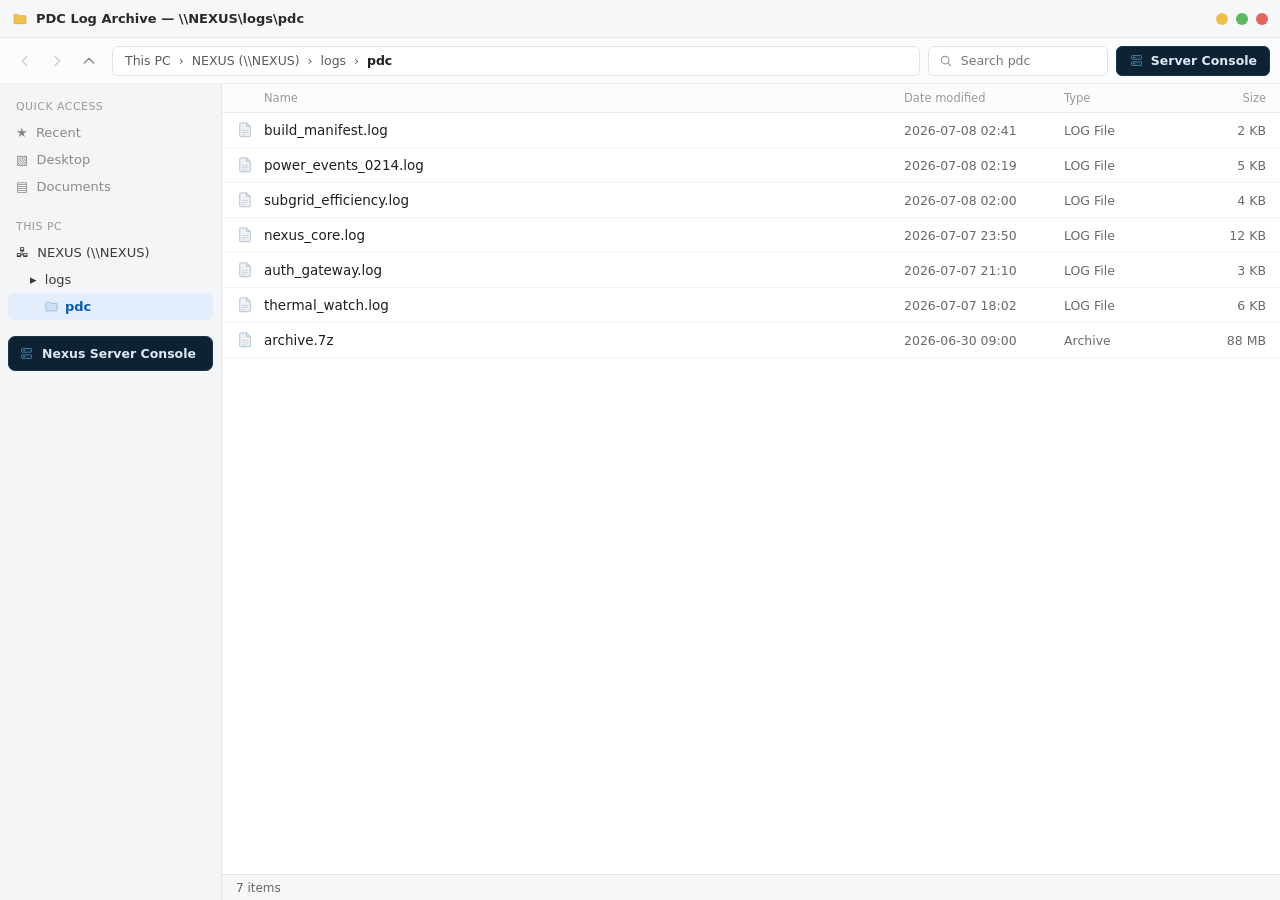
<file: site1-log-explorer/index.html>
<!DOCTYPE html>
<html lang="en">
<head>
<meta charset="utf-8">
<meta name="viewport" content="width=device-width, initial-scale=1">
<title>PDC Log Archive — NEXUS</title>
<link rel="stylesheet" href="css/style.css">
</head>
<body>

<div class="window">

  <div class="title-bar">
    <svg class="title-folder" width="16" height="16" viewBox="0 0 24 24" fill="none">
      <path d="M3 6.5A1.5 1.5 0 0 1 4.5 5h4l2 2h9A1.5 1.5 0 0 1 21 8.5v9A1.5 1.5 0 0 1 19.5 19h-15A1.5 1.5 0 0 1 3 17.5v-11Z" fill="#f2c14e" stroke="#d9a72e"/>
    </svg>
    <span class="title-text">PDC Log Archive — \\NEXUS\logs\pdc</span>
    <div class="win-dots">
      <span class="dot dot-yellow"></span>
      <span class="dot dot-green"></span>
      <span class="dot dot-red"></span>
    </div>
  </div>

  <div class="nav-bar">
    <div class="nav-arrows wide-only">
      <button class="nav-btn" disabled>
        <svg width="16" height="16" viewBox="0 0 24 24" fill="none" stroke="currentColor" stroke-width="2" stroke-linecap="round" stroke-linejoin="round"><path d="M15 5l-7 7 7 7"/></svg>
      </button>
      <button class="nav-btn" disabled>
        <svg width="16" height="16" viewBox="0 0 24 24" fill="none" stroke="currentColor" stroke-width="2" stroke-linecap="round" stroke-linejoin="round"><path d="M9 5l7 7-7 7"/></svg>
      </button>
      <button class="nav-btn">
        <svg width="16" height="16" viewBox="0 0 24 24" fill="none" stroke="currentColor" stroke-width="2" stroke-linecap="round" stroke-linejoin="round"><path d="M5 15l7-7 7 7"/></svg>
      </button>
    </div>
    <div class="address-bar">This PC&nbsp;&nbsp;›&nbsp;&nbsp;NEXUS (\\NEXUS)&nbsp;&nbsp;›&nbsp;&nbsp;logs&nbsp;&nbsp;›&nbsp;&nbsp;<b>pdc</b></div>
    <div class="search-wrap">
      <svg width="14" height="14" viewBox="0 0 24 24" fill="none" stroke="#9a9a9a" stroke-width="2" stroke-linecap="round"><circle cx="10.5" cy="10.5" r="6.5"/><path d="M20 20l-4.2-4.2"/></svg>
      <input id="search-input" placeholder="Search pdc" autocomplete="off" spellcheck="false">
    </div>
    <button class="console-btn js-open-console">
      <svg width="15" height="15" viewBox="0 0 24 24" fill="none"><rect x="4" y="4" width="16" height="6" rx="1.2" fill="#12324a" stroke="#5f9fd6"/><rect x="4" y="14" width="16" height="6" rx="1.2" fill="#12324a" stroke="#5f9fd6"/><circle cx="8" cy="7" r="1.1" fill="#5cd08a"/><circle cx="8" cy="17" r="1.1" fill="#5cd08a"/></svg>
      Server Console
    </button>
  </div>

  <div class="body">

    <aside class="sidebar wide-only">
      <div class="sb-label">Quick access</div>
      <div class="sb-item sb-muted">★&nbsp; Recent</div>
      <div class="sb-item sb-muted">▧&nbsp; Desktop</div>
      <div class="sb-item sb-muted">▤&nbsp; Documents</div>
      <div class="sb-gap"></div>
      <div class="sb-label">This PC</div>
      <div class="sb-item">🖧&nbsp; NEXUS (\\NEXUS)</div>
      <div class="sb-item sb-indent1">▸&nbsp; logs</div>
      <div class="sb-item sb-indent2 sb-active">
        <svg width="15" height="15" viewBox="0 0 24 24" fill="none"><path d="M3 6.5A1.5 1.5 0 0 1 4.5 5h4l2 2h9A1.5 1.5 0 0 1 21 8.5v9A1.5 1.5 0 0 1 19.5 19h-15A1.5 1.5 0 0 1 3 17.5v-11Z" fill="#cfe0f5" stroke="#7aa7d8"/></svg>
        pdc
      </div>
      <div class="sb-gap"></div>
      <button class="sb-console-btn js-open-console">
        <svg width="15" height="15" viewBox="0 0 24 24" fill="none"><rect x="4" y="4" width="16" height="6" rx="1.2" fill="#12324a" stroke="#5f9fd6"/><rect x="4" y="14" width="16" height="6" rx="1.2" fill="#12324a" stroke="#5f9fd6"/><circle cx="8" cy="7" r="1.1" fill="#5cd08a"/><circle cx="8" cy="17" r="1.1" fill="#5cd08a"/></svg>
        Nexus Server Console
      </button>
    </aside>

    <main class="file-panel">
      <div class="col-header">
        <span class="col-icon-w"></span>
        <span class="col-name-h">Name</span>
        <span class="col-date wide-only">Date modified</span>
        <span class="col-type wide-only">Type</span>
        <span class="col-size wide-only">Size</span>
      </div>
      <div class="file-list" id="file-list"></div>
      <div class="status-bar">
        <span id="total-count"></span>
        <span id="selected-label" class="selected-label"></span>
      </div>
    </main>

  </div>

</div>

<!-- File Viewer Modal -->
<div id="viewer-overlay" class="overlay" hidden>
  <div class="viewer-dialog" id="viewer-dialog">
    <div class="viewer-head">
      <svg width="16" height="16" viewBox="0 0 24 24" fill="none"><path d="M6 2.5h8L19 7v13a1 1 0 0 1-1 1H6a1 1 0 0 1-1-1V3.5a1 1 0 0 1 1-1Z" fill="#eef2f6" stroke="#9fb0c0"/><path d="M14 2.5V7h5" stroke="#9fb0c0"/><path d="M8 12.5h8M8 15.5h8M8 18.5h5" stroke="#c2cdd8"/></svg>
      <span id="viewer-name" class="viewer-name"></span>
      <button id="viewer-close" class="dialog-close">✕</button>
    </div>
    <pre id="viewer-body" class="viewer-body"></pre>
  </div>
</div>

<!-- Server Console Modal -->
<div id="console-overlay" class="overlay" hidden>
  <div class="console-dialog" id="console-dialog">
    <div class="console-head">
      <svg width="16" height="16" viewBox="0 0 24 24" fill="none"><rect x="4" y="4" width="16" height="6" rx="1.2" fill="#12324a" stroke="#5f9fd6"/><rect x="4" y="14" width="16" height="6" rx="1.2" fill="#12324a" stroke="#5f9fd6"/><circle cx="8" cy="7" r="1.1" fill="#5cd08a"/><circle cx="8" cy="17" r="1.1" fill="#5cd08a"/></svg>
      <span class="console-title">NEXUS · POWER DISTRIBUTION CORE</span>
      <button id="console-close" class="console-close-btn">✕</button>
    </div>
    <div class="console-body">
      <div class="c-warn">⚠&nbsp; 2 sub-units reporting BUILD DRIFT</div>
      <div class="c-dim">core&nbsp;&nbsp;&nbsp;: Power Distribution Core — integrity <span class="c-danger">DEGRADED</span></div>
      <div class="c-dim">action : force sub-unit re-image</div>

      <div id="c-input-section">
        <div class="c-spacer"></div>
        <div class="c-text">Authenticate with the <span class="c-green">last-known-good</span> core build signature.</div>
        <div class="c-muted">Binary form — enter exactly as recorded.</div>
        <div class="c-input-row">
          <span class="c-prompt">sig ›</span>
          <input id="c-sig-input" placeholder="0100...." autocomplete="off" spellcheck="false">
          <button id="c-execute" class="c-execute-btn">EXECUTE</button>
        </div>
        <div id="c-error-msg" class="c-error" hidden>[FAIL] signature mismatch — sub-units rejected the image. BUILD DRIFT persists.</div>
      </div>

      <div id="c-success-section" hidden>
        <div class="c-spacer"></div>
        <div class="c-ok">[OK] signature accepted.</div>
        <div class="c-dim">› re-imaging unit_07 … done</div>
        <div class="c-dim">› re-imaging unit_16 … done</div>
        <div class="c-dim">› verifying … all sub-units on build 2.2.0</div>
        <div class="c-ok c-bold" style="margin-top:6px">POWER DISTRIBUTION CORE — STABLE ✓</div>
        <div class="c-code-box">
          <div class="c-code-label">RECOVERY ACCESS CODE</div>
          <div class="c-code" id="c-final-code"></div>
          <div class="c-code-sub">Use this code at the final control panel.</div>
        </div>
      </div>
    </div>
  </div>
</div>

<script src="js/app.js"></script>
</body>
</html>
</file>
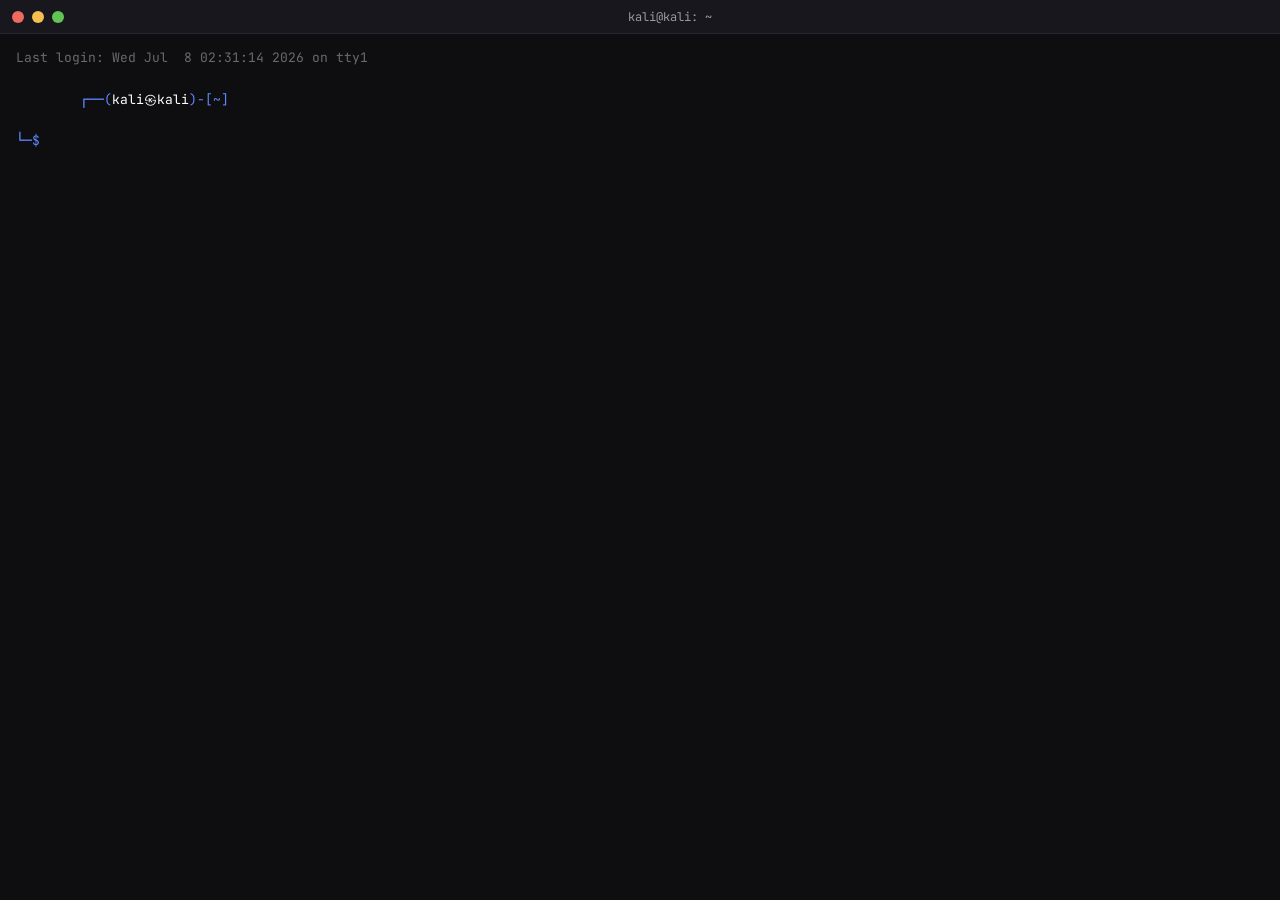
<file: site2-kali-terminal/index.html>
<!DOCTYPE html>
<html lang="en">
<head>
<meta charset="utf-8">
<meta name="viewport" content="width=device-width, initial-scale=1">
<title>kali@kali: ~</title>
<link rel="preconnect" href="https://fonts.googleapis.com">
<link rel="preconnect" href="https://fonts.gstatic.com" crossorigin>
<link href="https://fonts.googleapis.com/css2?family=JetBrains+Mono:wght@400;500;700&display=swap" rel="stylesheet">
<link rel="stylesheet" href="css/style.css">
</head>
<body>

<div class="term-window">

  <div class="term-titlebar">
    <span class="tdot tdot-red"></span>
    <span class="tdot tdot-yellow"></span>
    <span class="tdot tdot-green"></span>
    <span class="term-title-text" id="term-title">kali@kali: ~</span>
  </div>

  <div class="term-body" id="term-body">
    <div id="term-output"></div>

    <div id="local-prompt">
      <div class="ps1-line1">
        <span class="c-blue">┌──(</span><span class="c-white">kali㉿kali</span><span class="c-blue">)-[</span><span class="c-blue" id="cwd-label">~</span><span class="c-blue">]</span>
      </div>
      <div class="ps1-line2">
        <span class="c-blue">└─$ </span><input id="local-input" autocomplete="off" autocapitalize="off" autocorrect="off" spellcheck="false" aria-label="Terminal input">
      </div>
    </div>

    <div id="device-prompt" hidden>
      <div class="ps1-line2">
        <span class="c-yellow">device&gt; </span><input id="device-input" autocomplete="off" autocapitalize="off" autocorrect="off" spellcheck="false" aria-label="Device input">
      </div>
    </div>
  </div>

</div>

<script src="js/app.js"></script>
</body>
</html>
</file>
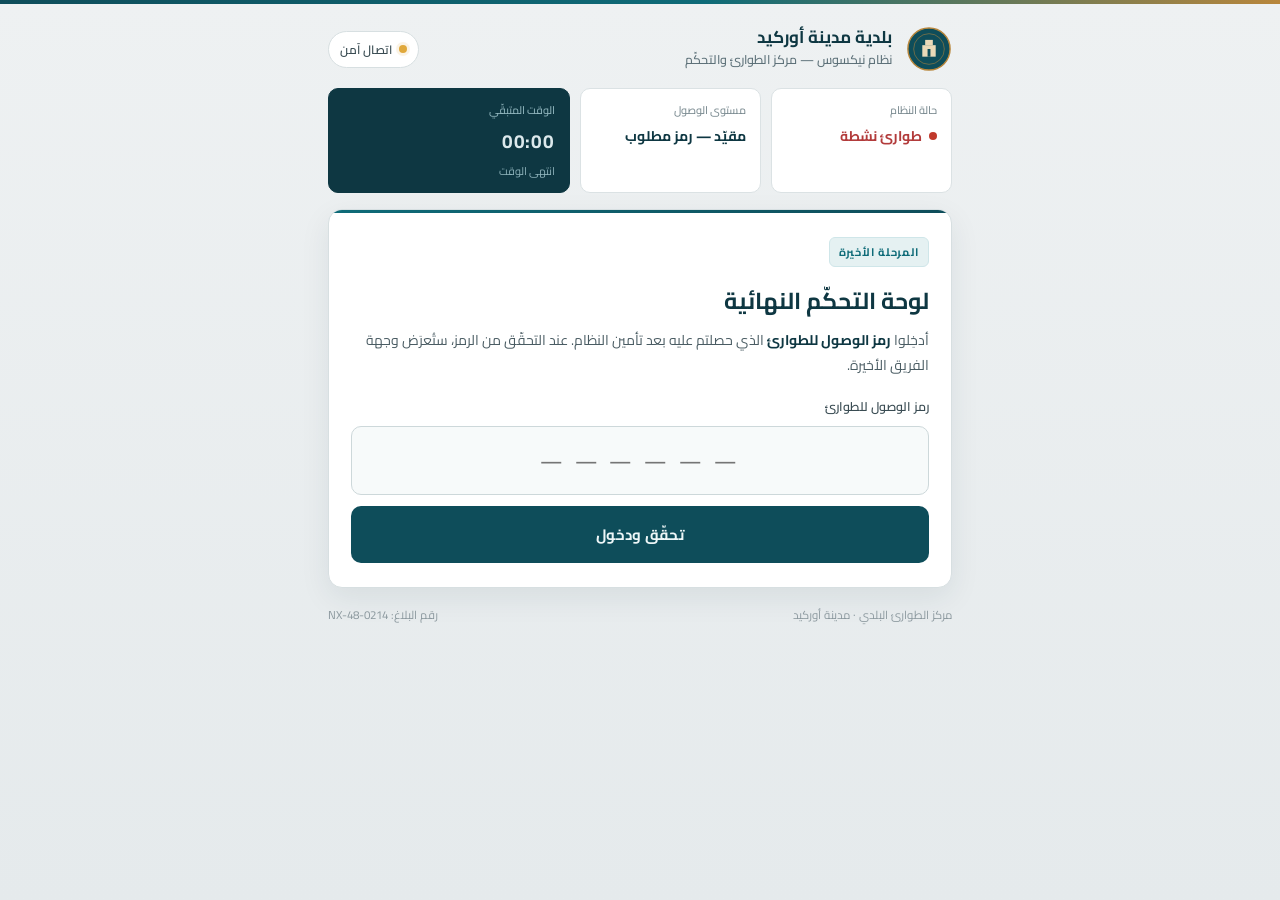
<file: site3-emergency-panel/index.html>
<!DOCTYPE html>
<html lang="ar" dir="rtl">
<head>
<meta charset="utf-8">
<meta name="viewport" content="width=device-width, initial-scale=1">
<title>بلدية مدينة أوركيد — مركز الطوارئ والتحكّم</title>
<link rel="preconnect" href="https://fonts.googleapis.com">
<link rel="preconnect" href="https://fonts.gstatic.com" crossorigin>
<link href="https://fonts.googleapis.com/css2?family=Cairo:wght@400;500;600;700;800&display=swap" rel="stylesheet">
<link rel="stylesheet" href="css/style.css">
</head>
<body>
<div class="page">
  <div class="top-bar"></div>

  <div class="container">

    <header class="header">
      <svg class="logo" width="46" height="46" viewBox="0 0 48 48" aria-hidden="true"><circle cx="24" cy="24" r="22" fill="#0e4d5a"/><circle cx="24" cy="24" r="22" fill="none" stroke="#b8863b" stroke-width="1.5"/><circle cx="24" cy="24" r="16" fill="none" stroke="#b8863b" stroke-width="1" opacity=".55"/><rect x="17" y="20" width="14" height="12" fill="#e9d9b8"/><rect x="20" y="14.5" width="8" height="5.5" fill="#e9d9b8"/><rect x="22.5" y="24" width="3" height="8" fill="#0e4d5a"/></svg>
      <div class="header-text">
        <div class="org-name">بلدية <span data-bind="cityName"></span></div>
        <div class="org-sub">نظام نيكسوس — مركز الطوارئ والتحكّم</div>
      </div>
      <div class="secure-pill">
        <span class="pill-dot"></span>
        <span class="pill-label">اتصال آمن</span>
      </div>
    </header>

    <div class="status-row">
      <div class="status-card">
        <div class="status-label">حالة النظام</div>
        <div class="status-value status-value--danger"><span class="danger-dot"></span>طوارئ نشطة</div>
      </div>
      <div class="status-card">
        <div class="status-label">مستوى الوصول</div>
        <div class="status-value">مقيّد — رمز مطلوب</div>
      </div>
      <div class="status-card status-card--dark">
        <div class="status-label status-label--dark">الوقت المتبقّي</div>
        <div class="clock-time" id="countdown-time"></div>
        <div class="clock-date" id="countdown-status"></div>
      </div>
    </div>

    <div class="panel">
      <div class="panel-accent"></div>
      <div class="panel-body">

        <section id="locked-view">
          <div class="stage-badge">المرحلة الأخيرة</div>
          <h1 class="panel-title">لوحة التحكّم النهائية</h1>
          <p class="panel-desc">أدخِلوا <b>رمز الوصول للطوارئ</b> الذي حصلتم عليه بعد تأمين النظام. عند التحقّق من الرمز، ستُعرَض وجهة الفريق الأخيرة.</p>

          <label class="field-label" for="code-input">رمز الوصول للطوارئ</label>
          <div class="field-group">
            <input id="code-input" dir="ltr" placeholder="— — — — — —" autocomplete="off" spellcheck="false">
            <button id="submit-btn" class="submit-btn" type="button">تحقّق ودخول</button>
          </div>

          <div class="error-box" id="error-box" hidden>
            <span class="error-icon">⚠</span>
            <div>
              <div class="error-title">رمز غير صالح</div>
              <div class="error-sub">تأكّدوا من الرمز وأعيدوا المحاولة · محاولات: <span id="attempts-count">0</span></div>
            </div>
          </div>
        </section>

        <section id="solved-view" hidden>
          <div class="success-head">
            <span class="success-check">✓</span>
            <div>
              <div class="success-title">تم التحقّق من الرمز</div>
              <div class="success-sub">النظام: مؤمّن ومُعاد ضبطه</div>
            </div>
          </div>

          <div class="location-card">
            <div class="location-head">
              <svg width="16" height="16" viewBox="0 0 24 24" fill="#7fd0a0" aria-hidden="true"><path d="M12 2a7 7 0 0 0-7 7c0 5 7 13 7 13s7-8 7-13a7 7 0 0 0-7-7Z"/><circle cx="12" cy="9" r="2.6" fill="#0e3742"/></svg>
              الوجهة الأخيرة للفريق
            </div>
            <div class="location-body">
              <div class="location-label">موقع المهندس المفقود</div>
              <div id="location-lines"></div>
            </div>
          </div>

          <p class="outro">انتهت المهمّة الرقمية. الخطوة التالية على أرض الواقع — توجّهوا إلى الموقع أعلاه بأسرع وقت.</p>
          <button id="reset-btn" class="reset-btn" type="button">إعادة القفل</button>
        </section>

      </div>
    </div>

    <footer class="footer-row">
      <span>مركز الطوارئ البلدي · <span data-bind="cityName"></span></span>
      <span class="report-id">رقم البلاغ: NX-48-0214</span>
    </footer>

  </div>
</div>
<script src="js/app.js"></script>
</body>
</html>
</file>
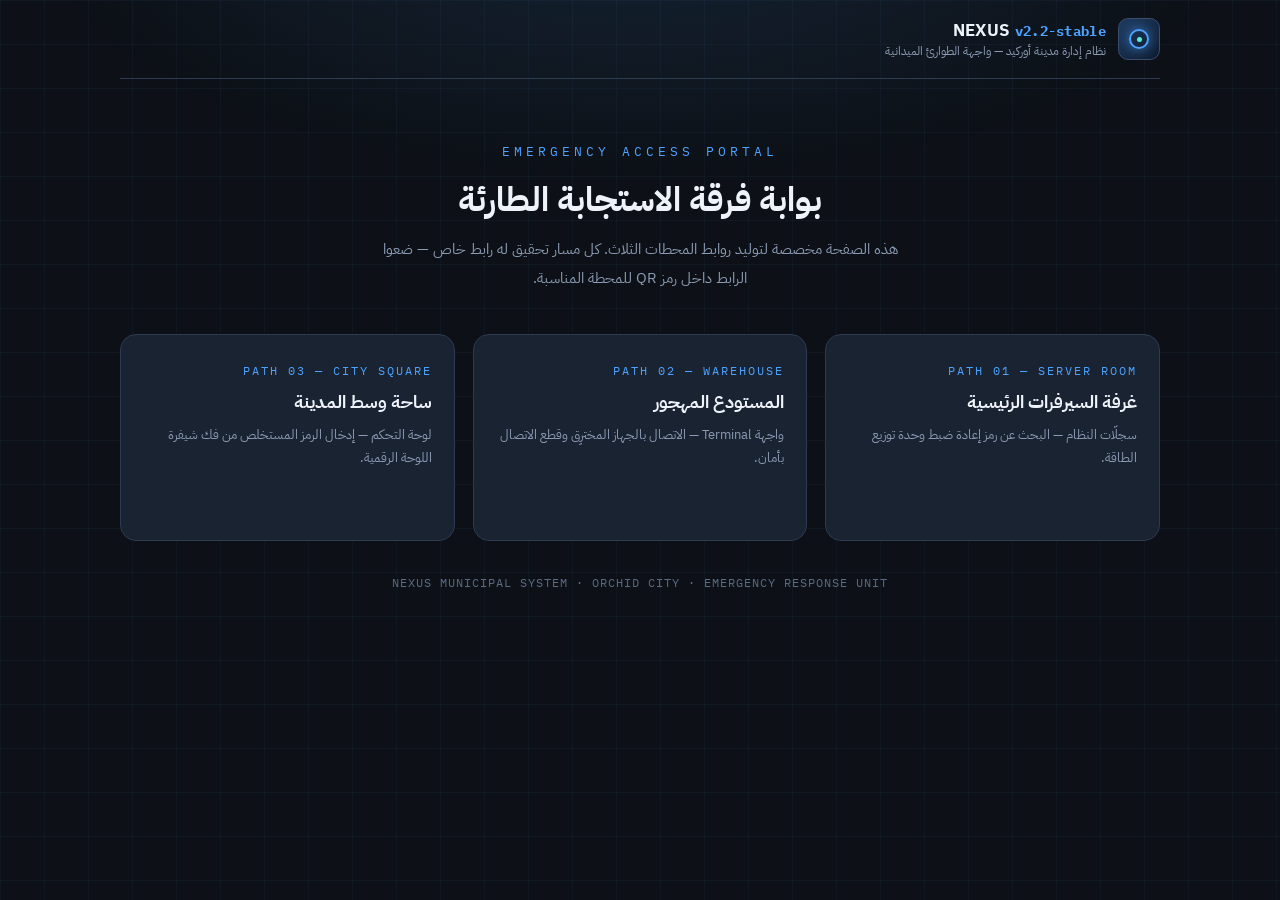
<file: nexus-stations.html>
<!DOCTYPE html>
<html lang="ar" dir="rtl">
<head>
<meta charset="UTF-8">
<meta name="viewport" content="width=device-width, initial-scale=1.0">
<title>NEXUS — نظام التحكم المركزي</title>
<link rel="preconnect" href="https://fonts.googleapis.com">
<link href="https://fonts.googleapis.com/css2?family=IBM+Plex+Sans+Arabic:wght@300;400;500;600;700&family=IBM+Plex+Mono:wght@400;500;600&display=swap" rel="stylesheet">
<style>
:root{
  --bg:#0d1117;
  --bg2:#131a24;
  --panel:#1a2332;
  --panel2:#212d40;
  --line:#2c3a52;
  --line2:#3a4d6e;
  --blue:#4da3ff;
  --blue2:#7cc0ff;
  --cyan:#5eead4;
  --white:#eef3fa;
  --gray:#8b9bb4;
  --gray2:#5c6b84;
  --danger:#ff6b6b;
  --ok:#4ade80;
  --mono:'IBM Plex Mono',monospace;
  --sans:'IBM Plex Sans Arabic',sans-serif;
}
*{margin:0;padding:0;box-sizing:border-box}
html,body{height:100%}
body{
  font-family:var(--sans);
  background:var(--bg);
  color:var(--white);
  overflow-x:hidden;
  position:relative;
}
/* شبكة خلفية بنمط AI */
body::before{
  content:"";position:fixed;inset:0;pointer-events:none;z-index:0;
  background-image:
    linear-gradient(rgba(77,163,255,.045) 1px,transparent 1px),
    linear-gradient(90deg,rgba(77,163,255,.045) 1px,transparent 1px);
  background-size:44px 44px;
}
body::after{
  content:"";position:fixed;inset:0;pointer-events:none;z-index:0;
  background:radial-gradient(ellipse 80% 50% at 50% -10%,rgba(77,163,255,.13),transparent 60%);
}
.wrap{position:relative;z-index:1;max-width:1080px;margin:0 auto;padding:0 20px 60px}

/* ======= الهيدر ======= */
header{
  display:flex;align-items:center;justify-content:space-between;gap:16px;
  padding:18px 0;border-bottom:1px solid var(--line);margin-bottom:28px;flex-wrap:wrap;
}
.brand{display:flex;align-items:center;gap:12px}
.brand .logo{
  width:42px;height:42px;border-radius:10px;
  background:linear-gradient(135deg,#1e3a5f,#0d1b2e);
  border:1px solid var(--line2);
  display:grid;place-items:center;position:relative;overflow:hidden;
}
.brand .logo::before{
  content:"";position:absolute;width:16px;height:16px;border-radius:50%;
  border:2px solid var(--blue);box-shadow:0 0 14px rgba(77,163,255,.7);
  animation:pulse 2.4s ease-in-out infinite;
}
.brand .logo::after{
  content:"";position:absolute;width:5px;height:5px;border-radius:50%;background:var(--cyan);
}
@keyframes pulse{0%,100%{transform:scale(1);opacity:1}50%{transform:scale(1.35);opacity:.45}}
.brand h1{font-size:17px;font-weight:700;letter-spacing:.3px}
.brand h1 span{color:var(--blue);font-family:var(--mono);font-size:14px}
.brand small{display:block;color:var(--gray);font-size:11.5px;font-weight:400}

/* شريط العداد */
.timerchip{
  display:flex;align-items:center;gap:10px;
  background:var(--panel);border:1px solid var(--line);border-radius:12px;
  padding:9px 16px;font-family:var(--mono);
}
.timerchip .dot{width:9px;height:9px;border-radius:50%;background:var(--ok);box-shadow:0 0 10px var(--ok);animation:pulse 1.8s infinite}
.timerchip.closed .dot{background:var(--danger);box-shadow:0 0 10px var(--danger)}
.timerchip.waiting .dot{background:#facc15;box-shadow:0 0 10px #facc15}
.timerchip .t{font-size:19px;font-weight:600;color:var(--blue2);min-width:74px;text-align:center;direction:ltr}
.timerchip .lbl{font-family:var(--sans);font-size:12px;color:var(--gray)}

/* ======= صفحة الاختيار ======= */
.landing{text-align:center;padding-top:36px}
.landing .sys{font-family:var(--mono);color:var(--blue);font-size:13px;letter-spacing:4px;margin-bottom:14px}
.landing h2{font-size:34px;font-weight:700;margin-bottom:10px}
.landing p{color:var(--gray);max-width:520px;margin:0 auto 42px;line-height:1.9;font-size:15px}
.cards{display:grid;grid-template-columns:repeat(auto-fit,minmax(250px,1fr));gap:18px}
.card{
  background:var(--panel);border:1px solid var(--line);border-radius:16px;
  padding:28px 22px;text-align:right;cursor:pointer;text-decoration:none;color:var(--white);
  transition:.25s;position:relative;overflow:hidden;
}
.card::before{content:"";position:absolute;inset-inline-start:0;top:0;bottom:0;width:3px;background:var(--blue);opacity:0;transition:.25s}
.card:hover{border-color:var(--line2);transform:translateY(-3px);background:var(--panel2)}
.card:hover::before{opacity:1}
.card .num{font-family:var(--mono);color:var(--blue);font-size:12px;letter-spacing:2px;margin-bottom:10px}
.card h3{font-size:18px;margin-bottom:8px}
.card p{color:var(--gray);font-size:13px;line-height:1.8}

/* ======= هيكل المحطة ======= */
.station-head{margin-bottom:26px}
.station-head .path{font-family:var(--mono);font-size:12px;color:var(--blue);letter-spacing:2px;margin-bottom:8px}
.station-head h2{font-size:26px;font-weight:700}
.station-head p{color:var(--gray);margin-top:8px;line-height:1.9;font-size:14.5px;max-width:720px}

.panel{
  background:var(--panel);border:1px solid var(--line);border-radius:16px;overflow:hidden;
  box-shadow:0 18px 50px rgba(0,0,0,.35);
}
.panel .bar{
  display:flex;align-items:center;gap:8px;padding:11px 16px;
  background:var(--bg2);border-bottom:1px solid var(--line);
}
.panel .bar .dots{display:flex;gap:6px}
.panel .bar .dots i{width:10px;height:10px;border-radius:50%;background:var(--line2)}
.panel .bar .title{font-family:var(--mono);font-size:12px;color:var(--gray);margin-inline-start:8px;direction:ltr}

/* ======= متصفح الملفات ======= */
.files{display:grid;grid-template-columns:280px 1fr;min-height:480px}
@media(max-width:760px){.files{grid-template-columns:1fr}}
.filelist{border-inline-end:1px solid var(--line);background:var(--bg2);padding:10px;overflow-y:auto;max-height:560px}
.filelist .sec{font-size:11px;color:var(--gray2);letter-spacing:1.5px;padding:8px 10px 6px;font-family:var(--mono)}
.file{
  display:flex;align-items:center;gap:10px;padding:10px 12px;border-radius:9px;cursor:pointer;
  font-family:var(--mono);font-size:12.5px;color:var(--gray);transition:.15s;direction:ltr;justify-content:flex-end;
}
.file:hover{background:rgba(77,163,255,.07);color:var(--white)}
.file.active{background:rgba(77,163,255,.13);color:var(--blue2)}
.file svg{flex-shrink:0;opacity:.7}
.viewer{padding:22px 26px;overflow-y:auto;max-height:560px}
.viewer .fname{font-family:var(--mono);color:var(--blue2);font-size:13px;margin-bottom:4px;direction:ltr;text-align:left}
.viewer .fmeta{font-family:var(--mono);color:var(--gray2);font-size:11px;margin-bottom:18px;direction:ltr;text-align:left}
.viewer pre{
  font-family:var(--mono);font-size:12.5px;line-height:2;color:#b9c7dd;
  white-space:pre-wrap;direction:ltr;text-align:left;
}
.viewer pre .c{color:var(--gray2)}
.viewer pre .k{color:var(--cyan)}
.viewer pre .v{color:var(--blue2)}
.viewer .empty{color:var(--gray2);text-align:center;padding-top:120px;font-size:14px}

/* ======= التيرمينال ======= */
.terminal{min-height:480px;display:flex;flex-direction:column}
.term-out{
  flex:1;padding:20px 22px;font-family:var(--mono);font-size:13px;line-height:2.05;
  overflow-y:auto;max-height:480px;direction:ltr;text-align:left;
}
.term-out .ln{white-space:pre-wrap;word-break:break-word}
.term-out .sys{color:var(--gray)}
.term-out .okl{color:var(--ok)}
.term-out .errl{color:var(--danger)}
.term-out .cmdl{color:var(--white)}
.term-out .cmdl::before{content:"nexus@field:~$ ";color:var(--blue)}
.term-out .hl{color:var(--cyan)}
.term-out .warn{color:#facc15}
.term-in{
  display:flex;align-items:center;gap:10px;padding:13px 18px;
  border-top:1px solid var(--line);background:var(--bg2);direction:ltr;
}
.term-in .prompt{font-family:var(--mono);color:var(--blue);font-size:13px;white-space:nowrap}
.term-in input{
  flex:1;background:transparent;border:none;outline:none;color:var(--white);
  font-family:var(--mono);font-size:14px;caret-color:var(--cyan);
}

/* ======= لوحة إدخال الرمز ======= */
.codeform{display:grid;grid-template-columns:1fr 1fr;min-height:440px}
@media(max-width:760px){.codeform{grid-template-columns:1fr}}
.codeinfo{padding:30px 28px;border-inline-end:1px solid var(--line)}
@media(max-width:760px){.codeinfo{border-inline-end:none;border-bottom:1px solid var(--line)}}
.codeinfo .msg{
  background:var(--bg2);border:1px solid var(--line);border-inline-start:3px solid var(--blue);
  border-radius:10px;padding:18px;font-size:14px;line-height:2;color:#c8d4e6;margin-bottom:18px;
}
.codeinfo .msg b{color:var(--white)}
.codeinfo .hintline{color:var(--gray);font-size:13px;line-height:1.9}
.keypadside{padding:26px;display:flex;flex-direction:column;align-items:center;justify-content:center;background:rgba(13,17,23,.4)}
.display{
  width:100%;max-width:300px;background:var(--bg);border:1px solid var(--line2);border-radius:12px;
  padding:16px;text-align:center;font-family:var(--mono);font-size:26px;letter-spacing:6px;
  color:var(--cyan);min-height:64px;margin-bottom:18px;direction:ltr;
  box-shadow:inset 0 2px 12px rgba(0,0,0,.5);position:relative;
}
.display:empty::before{content:"– – – – – –";color:var(--gray2);letter-spacing:4px}
.display.shake{animation:shake .45s}
@keyframes shake{0%,100%{transform:translateX(0)}20%,60%{transform:translateX(-8px)}40%,80%{transform:translateX(8px)}}
.keypad{display:grid;grid-template-columns:repeat(3,78px);gap:11px;direction:ltr}
.keypad button{
  height:60px;border-radius:12px;border:1px solid var(--line);
  background:var(--panel2);color:var(--white);font-family:var(--mono);font-size:20px;font-weight:500;
  cursor:pointer;transition:.12s;
}
.keypad button:hover{background:#2a3a55;border-color:var(--line2)}
.keypad button:active{transform:scale(.94);background:var(--blue);color:#04101f}
.keypad button.fn{font-size:14px;color:var(--gray)}
.keypad button.go{background:var(--blue);color:#04101f;font-family:var(--sans);font-weight:700;font-size:15px}
.keypad button.go:hover{background:var(--blue2)}
.kmsg{margin-top:14px;font-size:13px;min-height:20px;text-align:center}
.kmsg.err{color:var(--danger)}
.kmsg.ok{color:var(--ok)}

/* ======= شاشة القفل / الانتظار ======= */
.lockscreen{
  position:fixed;inset:0;z-index:50;background:rgba(9,12,18,.94);backdrop-filter:blur(8px);
  display:none;place-items:center;text-align:center;padding:20px;
}
.lockscreen.show{display:grid}
.lockscreen .box{max-width:460px}
.lockscreen .icon{
  width:80px;height:80px;margin:0 auto 22px;border-radius:50%;
  border:2px solid var(--danger);display:grid;place-items:center;
  box-shadow:0 0 40px rgba(255,107,107,.25);animation:pulse 2s infinite;font-size:32px;
}
.lockscreen.waitmode .icon{border-color:#facc15;box-shadow:0 0 40px rgba(250,204,21,.2)}
.lockscreen h3{font-size:24px;margin-bottom:10px}
.lockscreen p{color:var(--gray);line-height:1.9;font-size:14.5px;margin-bottom:22px}
.lockscreen .big{
  font-family:var(--mono);font-size:52px;font-weight:600;color:var(--blue2);
  direction:ltr;letter-spacing:2px;text-shadow:0 0 30px rgba(77,163,255,.4);
}

/* ======= شاشة النجاح ======= */
.success{
  position:fixed;inset:0;z-index:60;background:rgba(9,12,18,.96);backdrop-filter:blur(10px);
  display:none;place-items:center;text-align:center;padding:20px;
}
.success.show{display:grid}
.success .box{max-width:520px;animation:rise .6s ease}
@keyframes rise{from{opacity:0;transform:translateY(24px)}to{opacity:1;transform:none}}
.success .ring{
  width:96px;height:96px;margin:0 auto 24px;border-radius:50%;
  border:2px solid var(--ok);display:grid;place-items:center;font-size:40px;color:var(--ok);
  box-shadow:0 0 50px rgba(74,222,128,.3);
}
.success h3{font-size:28px;margin-bottom:12px}
.success p{color:var(--gray);line-height:2;font-size:15px}
.success .stamp{
  margin-top:26px;display:inline-block;font-family:var(--mono);font-size:12px;letter-spacing:3px;
  color:var(--ok);border:1px dashed var(--ok);border-radius:8px;padding:8px 18px;
}
.hidden{display:none!important}
footer{margin-top:34px;text-align:center;color:var(--gray2);font-size:11.5px;font-family:var(--mono);letter-spacing:1px}
</style>
</head>
<body>

<!-- ============================================================
  إعدادات اللعبة — عدّل هون بس ✏️
  ============================================================ -->
<script>
const CONFIG = {

  // ⏰ وقت بداية أول دورة عدّ (بتوقيت جهاز اللاعب)
  // الصيغة: "YYYY-MM-DDTHH:MM:SS"
  // خليها "" (فاضية) إذا بدك الموقع يشتغل عادي بدون عداد (للتجريب)
  startTime: "",            // مثال: "2026-07-10T20:00:00"

  openMinutes:   20,        // مدة الفتح بكل دورة
  closedMinutes: 5,         // مدة الإغلاق بين الدورات
  cycles:        3,         // عدد الدورات قبل ما يشتغل الموقع بشكل دائم

  // 🔑 رموز المحطات
  code1: "101101",          // المحطة 1: الرمز الثنائي المخفي بملف الاستعادة
                            // (إذا غيّرته، غيّر نفس القيمة بمحتوى ملف recovery_restore.log تحت)
  code2Port: "44",          // المحطة 2: رقم البورت (4 دقايق مكررة مرتين)
  code3: "3007",            // المحطة 3: الرمز الناتج عن فك شيفرة مورس — غيّرو حسب لغزك
};
</script>

<div class="wrap">
  <header>
    <div class="brand">
      <div class="logo"></div>
      <div>
        <h1>NEXUS <span>v2.2-stable</span></h1>
        <small>نظام إدارة مدينة أوركيد — واجهة الطوارئ الميدانية</small>
      </div>
    </div>
    <div class="timerchip" id="timerchip">
      <span class="dot"></span>
      <span class="lbl" id="timerlbl">المحطة نشطة</span>
      <span class="t" id="timerval">--:--</span>
    </div>
  </header>

  <!-- ================= صفحة الاختيار ================= -->
  <section id="landing" class="landing hidden">
    <div class="sys">EMERGENCY ACCESS PORTAL</div>
    <h2>بوابة فرقة الاستجابة الطارئة</h2>
    <p>هذه الصفحة مخصصة لتوليد روابط المحطات الثلاث. كل مسار تحقيق له رابط خاص — ضعوا الرابط داخل رمز QR للمحطة المناسبة.</p>
    <div class="cards">
      <a class="card" href="?m=1">
        <div class="num">PATH 01 — SERVER ROOM</div>
        <h3>غرفة السيرفرات الرئيسية</h3>
        <p>سجلّات النظام — البحث عن رمز إعادة ضبط وحدة توزيع الطاقة.</p>
      </a>
      <a class="card" href="?m=2">
        <div class="num">PATH 02 — WAREHOUSE</div>
        <h3>المستودع المهجور</h3>
        <p>واجهة Terminal — الاتصال بالجهاز المخترِق وقطع الاتصال بأمان.</p>
      </a>
      <a class="card" href="?m=3">
        <div class="num">PATH 03 — CITY SQUARE</div>
        <h3>ساحة وسط المدينة</h3>
        <p>لوحة التحكم — إدخال الرمز المستخلص من فك شيفرة اللوحة الرقمية.</p>
      </a>
    </div>
  </section>

  <!-- ================= المحطة 1: متصفح الملفات ================= -->
  <section id="st1" class="hidden">
    <div class="station-head">
      <div class="path">PATH 01 · SERVER ROOM · POWER DISTRIBUTION CORE</div>
      <h2>سجلّات نظام نيكسوس</h2>
      <p>تم رصد تضارب في وحدات توزيع الطاقة الفرعية. لإعادة ضبط وحدة التحكم الأساسية، ابحثوا في ملفات السجلّ عن <b style="color:var(--white)">رمز إعادة الضبط</b> ثم أدخلوه في لوحة الأرقام أدناه.</p>
    </div>

    <div class="panel">
      <div class="bar">
        <div class="dots"><i></i><i></i><i></i></div>
        <div class="title">/var/log/nexus/ — 10 files</div>
      </div>
      <div class="files">
        <div class="filelist" id="filelist">
          <div class="sec">SYSTEM LOGS</div>
        </div>
        <div class="viewer" id="viewer">
          <div class="empty">اختاروا ملفاً من القائمة لعرض محتواه</div>
        </div>
      </div>
    </div>

    <div class="panel" style="margin-top:20px">
      <div class="bar">
        <div class="dots"><i></i><i></i><i></i></div>
        <div class="title">POWER DISTRIBUTION CORE — RESET</div>
      </div>
      <div class="codeform">
        <div class="codeinfo">
          <div class="msg">
            «تم رصد تضارب في وحدات توزيع الطاقة الفرعية. لإعادة ضبط وحدة التحكم الأساسية
            <b>(Power Distribution Core)</b>، أدخلوا رمز إعادة الضبط.»
          </div>
          <div class="hintline">⚠ النظام يطلب الرمز <b style="color:var(--white)">بصيغته الثنائية كما وجدتموه بالضبط</b> — بدون أي تحويل.</div>
        </div>
        <div class="keypadside">
          <div class="display" id="disp1"></div>
          <div class="keypad" id="pad1"></div>
          <div class="kmsg" id="msg1"></div>
        </div>
      </div>
    </div>
  </section>

  <!-- ================= المحطة 2: التيرمينال ================= -->
  <section id="st2" class="hidden">
    <div class="station-head">
      <div class="path">PATH 02 · ABANDONED WAREHOUSE · FIELD TERMINAL</div>
      <h2>واجهة الاتصال الميدانية</h2>
      <p>أمامكم واجهة Terminal متصلة بشبكة الضواحي. مهمتكم: تحديد الجهاز المخترِق، الاتصال به برقم البورت الصحيح، إغلاق الثغرة، ثم إعادة النظام لوضعه الطبيعي. اكتبوا <b style="color:var(--cyan);font-family:var(--mono)">help</b> للبدء.</p>
    </div>

    <div class="panel terminal">
      <div class="bar">
        <div class="dots"><i></i><i></i><i></i></div>
        <div class="title">nexus-field-terminal — secure shell</div>
      </div>
      <div class="term-out" id="termout"></div>
      <div class="term-in">
        <span class="prompt" id="termprompt">nexus@field:~$</span>
        <input type="text" id="termin" autocomplete="off" spellcheck="false" placeholder="type a command...">
      </div>
    </div>
  </section>

  <!-- ================= المحطة 3: إدخال الرمز ================= -->
  <section id="st3" class="hidden">
    <div class="station-head">
      <div class="path">PATH 03 · CITY SQUARE · BILLBOARD CONTROL</div>
      <h2>لوحة التحكم — الشاشة الرقمية</h2>
      <p>بعد فكّ إشارات اللقطات الأربع وترتيبها بالشكل الصحيح، أدخلوا الرمز المستخلص لإيقاف الجهاز وإعادة الشاشة لوضعها الطبيعي.</p>
    </div>

    <div class="panel">
      <div class="bar">
        <div class="dots"><i></i><i></i><i></i></div>
        <div class="title">BILLBOARD OVERRIDE — AUTH REQUIRED</div>
      </div>
      <div class="codeform">
        <div class="codeinfo">
          <div class="msg">
            «تم اكتشاف بثّ غير مصرّح به على الشاشة الرقمية.
            لإيقاف مصدر البث، أدخلوا <b>رمز الإيقاف</b> الناتج عن تحليل اللقطات.»
          </div>
          <div class="hintline">🛈 تذكير: الرمز ناتج عن ترتيب اللقطات الأربع ترتيباً صحيحاً ثم فكّ الإشارة.</div>
        </div>
        <div class="keypadside">
          <div class="display" id="disp3"></div>
          <div class="keypad" id="pad3"></div>
          <div class="kmsg" id="msg3"></div>
        </div>
      </div>
    </div>
  </section>

  <footer id="foot">NEXUS MUNICIPAL SYSTEM · ORCHID CITY · EMERGENCY RESPONSE UNIT</footer>
</div>

<!-- شاشة القفل -->
<div class="lockscreen" id="lockscreen">
  <div class="box">
    <div class="icon" id="lockicon">⏻</div>
    <h3 id="locktitle">المحطة مقفلة مؤقتاً</h3>
    <p id="lockdesc">نيكسوس يعيد توجيه الحماية… يُعاد فتح المحطة خلال:</p>
    <div class="big" id="lockcount">--:--</div>
  </div>
</div>

<!-- شاشة النجاح -->
<div class="success" id="success">
  <div class="box">
    <div class="ring">✓</div>
    <h3 id="suctitle">تمّت العملية بنجاح</h3>
    <p id="sucdesc"></p>
    <div class="stamp">MISSION COMPLETE — NEXUS RESTORED</div>
  </div>
</div>

<script>
/* ============================================================
   محتوى ملفات السجل — المحطة 1
   الملف رقم 5 (recovery_restore.log) فيه الرمز:
   القيمة الوحيدة المكتوبة بالصفر والواحد فقط = core_sync_seed
   ============================================================ */
const LOG_FILES = [
{
name:"boot_sequence.log", size:"4.2 KB", date:"2026-06-28 03:11",
body:`[03:11:02] NEXUS core boot .......... OK
[03:11:04] loading city modules:
  - power_grid ................ OK
  - traffic_ctrl .............. OK
  - elevators ................. OK
  - public_screens ............ WARN (see net_watchdog.log)
[03:11:09] handshake with 14 grid nodes ... OK
[03:11:10] system state: NOMINAL
# ملاحظة: إقلاع طبيعي، لا شيء غير معتاد هنا.`
},
{
name:"update_v23_install.log", size:"11.8 KB", date:"2024-05-14 22:40",
body:`== INSTALL: protocol 'v2.3' — Distribution Efficiency ==
[22:40:11] downloading package v2.3 ........ OK
[22:41:37] applying to power subunits ...... OK (units 1-9)
[22:41:52] applying to power subunits ...... PARTIAL (units 10-14)
[22:42:03] WARN: units 10-14 accepted patch
           with deferred activation.
# تحديث تجريبي لتحسين توزيع الطاقة —
# لاحظوا: بعض الوحدات قبلت التحديث "بتفعيل مؤجّل".`
},
{
name:"power_grid_sync.log", size:"7.6 KB", date:"2026-06-30 02:10",
body:`[02:10:00] sync pulse -> all grid nodes
[02:12:44] node 11 (warehouse district): latency spike 380ms
[02:14:00] node 11: UNEXPECTED STATE CHANGE
[02:14:00] power drop — sector: WAREHOUSES
[02:18:00] node 11: state restored (no operator action)
[02:18:01] duration of anomaly: 240.0 seconds exactly
# انقطاع منطقة المستودعات — 4 دقايق بالضبط. مطابق للبلاغ رقم 1.`
},
{
name:"rollback_report.log", size:"5.1 KB", date:"2024-05-21 09:15",
body:`== ROLLBACK: v2.3 -> v2.2-stable ==
[09:15:20] reverting main core ............ OK
[09:15:58] reverting subunits 1-9 ......... OK
[09:16:31] reverting subunits 10-14 ....... TIMEOUT
[09:16:31] retry (1/3) .................... TIMEOUT
[09:16:55] retry (2/3) .................... SKIPPED BY OPERATOR
[09:17:00] rollback marked "COMPLETE" (manual override)
# التراجع عن التحديث ما اكتمل فعلياً بالوحدات 10-14.
# في كود من v2.3 لسا شغال بالخلفية.`
},
{
name:"recovery_restore.log", size:"3.4 KB", date:"2024-05-21 09:30",
body:`== RECOVERY SNAPSHOT — v2.2-stable ==
restore_point .......... v2.2-stable
snapshot_id ............ RC-7741-OD
grid_nodes ............. 14
checksum_a ............. 8F3C21
core_sync_seed ......... 101101
uptime_ratio ........... 0.982
mirror_port ............ 8443
integrity .............. VERIFIED
# نقطة استعادة تم إنشاؤها بعد التراجع عن تحديث v2.3
# جميع القيم أعلاه مأخوذة من لحظة الاستعادة نفسها.`
},
{
name:"traffic_ctrl.log", size:"9.3 KB", date:"2026-06-29 17:05",
body:`[17:05:12] intersections online: 62/62
[17:05:12] adaptive timing: ENABLED
[17:22:40] minor recalibration — sector C
[19:44:07] pedestrian sensors: OK
# لا توجد أحداث غير معتادة بحركة المرور خلال آخر 72 ساعة.`
},
{
name:"elevator_diag.log", size:"6.0 KB", date:"2026-06-29 11:30",
body:`[11:30:00] daily diagnostic — 210 elevators
[11:30:41] all units responded
[11:31:02] firmware versions: consistent (v2.2-stable)
[11:31:02] anomalies: NONE
# تشخيص المصاعد سليم. النسخة الموحدة v2.2-stable على كل الوحدات.`
},
{
name:"net_watchdog.log", size:"8.8 KB", date:"2026-06-30 03:00",
body:`[02:09:12] inbound attempt -> substation wireless ctrl
           source: UNREGISTERED (external device)
           protocol: LEGACY-SUBURB (deprecated)
[02:09:14] attempt logged. no active block rule.
[03:00:00] public_screens: unscheduled content push
           target: central square billboard
           origin: INTERNAL CREDENTIALS (full access)
[03:00:12] content push ended (12.0 s)
# محاولتين مختلفتين تماماً بنفس الليلة:
# وحدة خارجية على بروتوكول قديم + صلاحيات داخلية على الشاشات.`
},
{
name:"error_dump_0412.log", size:"14.5 KB", date:"2026-06-27 04:12",
body:`[04:12:33] EXC subunit-12: scheduler drift +1.8s
[04:12:33] EXC subunit-13: memory checksum mismatch
[04:12:34] EXC subunit-13: self-corrected
[04:12:40] pattern match: errors cluster in units 10-14 only
[04:12:41] recommended action: FULL AUDIT (pending since 14 months)
# الأخطاء الصغيرة كلها متركزة بالوحدات يلي ما رجعت
# لإصدارها القديم بالكامل بعد التراجع عن v2.3.`
},
{
name:"maintenance_sched.log", size:"2.9 KB", date:"2026-06-01 08:00",
body:`scheduled full audit ....... every 6 months
last full audit ............ 14 months ago
reason for delay ........... budget reduction (municipal decision)
next planned audit ......... NOT SCHEDULED
# الفحص الشامل مؤجّل من 14 شهر بسبب تقليص الموازنة.`
}
];

/* ============================================================
   المنطق العام
   ============================================================ */
const params = new URLSearchParams(location.search);
const mode = params.get("m"); // 1 | 2 | 3 | null
const $ = id => document.getElementById(id);

function showSection(){
  if(mode==="1") $("st1").classList.remove("hidden");
  else if(mode==="2") $("st2").classList.remove("hidden");
  else if(mode==="3") $("st3").classList.remove("hidden");
  else { $("landing").classList.remove("hidden"); $("timerchip").style.display="none"; }
}
showSection();

/* ---------- العداد الزمني ---------- */
const OPEN_MS  = CONFIG.openMinutes  * 60000;
const CLOSE_MS = CONFIG.closedMinutes* 60000;
const CYCLE_MS = OPEN_MS + CLOSE_MS;

function getPhase(){
  if(!CONFIG.startTime) return {state:"free"};
  const start = new Date(CONFIG.startTime).getTime();
  if(isNaN(start)) return {state:"free"};
  const el = Date.now() - start;
  if(el < 0) return {state:"waiting", rem:-el};
  if(el >= CONFIG.cycles * CYCLE_MS) return {state:"free"};
  const inCycle = el % CYCLE_MS;
  if(inCycle < OPEN_MS) return {state:"open", rem: OPEN_MS - inCycle};
  return {state:"closed", rem: CYCLE_MS - inCycle};
}

function fmt(ms){
  const s = Math.max(0, Math.ceil(ms/1000));
  const m = Math.floor(s/60), r = s%60;
  return String(m).padStart(2,"0")+":"+String(r).padStart(2,"0");
}

function tick(){
  if(!mode) return;
  const p = getPhase();
  const chip = $("timerchip"), lbl=$("timerlbl"), val=$("timerval");
  const lock = $("lockscreen");
  chip.classList.remove("closed","waiting");

  if(p.state==="free"){
    lbl.textContent="المحطة نشطة"; val.textContent="∞";
    lock.classList.remove("show");
  }
  else if(p.state==="open"){
    lbl.textContent="الوقت المتبقي"; val.textContent=fmt(p.rem);
    lock.classList.remove("show");
  }
  else if(p.state==="closed"){
    chip.classList.add("closed");
    lbl.textContent="مقفلة"; val.textContent=fmt(p.rem);
    lock.classList.remove("waitmode");
    $("lockicon").textContent="⏻";
    $("locktitle").textContent="المحطة مقفلة مؤقتاً";
    $("lockdesc").textContent="نيكسوس يعيد توجيه أنظمة الحماية… يُعاد فتح المحطة خلال:";
    $("lockcount").textContent=fmt(p.rem);
    lock.classList.add("show");
  }
  else if(p.state==="waiting"){
    chip.classList.add("waiting");
    lbl.textContent="تفتح خلال"; val.textContent=fmt(p.rem);
    lock.classList.add("waitmode");
    $("lockicon").textContent="◷";
    $("locktitle").textContent="المحطة لم تُفعَّل بعد";
    $("lockdesc").textContent="بوابة الوصول ستُفتح تلقائياً خلال:";
    $("lockcount").textContent=fmt(p.rem);
    lock.classList.add("show");
  }
}
setInterval(tick, 500); tick();

/* ---------- شاشة النجاح ---------- */
function win(title, desc){
  $("suctitle").textContent = title;
  $("sucdesc").textContent  = desc;
  $("success").classList.add("show");
}

/* ---------- لوحة الأرقام ---------- */
function buildKeypad(padId, dispId, msgId, checkFn, maxLen){
  const pad=$(padId), disp=$(dispId), msg=$(msgId);
  const keys=["1","2","3","4","5","6","7","8","9","مسح","0","⌫"];
  keys.forEach(k=>{
    const b=document.createElement("button");
    b.textContent=k;
    if(k==="مسح"){b.classList.add("fn"); b.onclick=()=>{disp.textContent=""; msg.textContent="";};}
    else if(k==="⌫"){b.classList.add("fn"); b.onclick=()=>{disp.textContent=disp.textContent.slice(0,-1);};}
    else b.onclick=()=>{ if(disp.textContent.length<maxLen) disp.textContent+=k; };
    pad.appendChild(b);
  });
  const go=document.createElement("button");
  go.textContent="تأكيد الرمز"; go.classList.add("go");
  go.style.gridColumn="1 / -1";
  go.onclick=()=>{
    msg.className="kmsg";
    if(checkFn(disp.textContent.trim())){
      msg.classList.add("ok"); msg.textContent="✓ الرمز صحيح — جارٍ إعادة الضبط…";
    }else{
      msg.classList.add("err"); msg.textContent="✗ رمز غير صحيح — أعيدوا المحاولة";
      disp.classList.add("shake");
      setTimeout(()=>disp.classList.remove("shake"), 500);
    }
  };
  pad.appendChild(go);
}

/* ============================================================
   المحطة 1 — متصفح الملفات
   ============================================================ */
if(mode==="1"){
  const list=$("filelist"), viewer=$("viewer");
  LOG_FILES.forEach((f,i)=>{
    const d=document.createElement("div");
    d.className="file";
    d.innerHTML=`<span>${f.name}</span>
      <svg width="14" height="14" viewBox="0 0 24 24" fill="none" stroke="currentColor" stroke-width="2"><path d="M14 2H6a2 2 0 0 0-2 2v16a2 2 0 0 0 2 2h12a2 2 0 0 0 2-2V8z"/><polyline points="14 2 14 8 20 8"/></svg>`;
    d.onclick=()=>{
      list.querySelectorAll(".file").forEach(x=>x.classList.remove("active"));
      d.classList.add("active");
      const esc = f.body
        .replace(/&/g,"&amp;").replace(/</g,"&lt;")
        .replace(/(#.*)/g,'<span class="c">$1</span>')
        .replace(/\b(OK|VERIFIED|ENABLED|NOMINAL)\b/g,'<span class="k">$1</span>')
        .replace(/\b(WARN|TIMEOUT|PARTIAL|EXC|SKIPPED BY OPERATOR|UNEXPECTED STATE CHANGE|UNREGISTERED|NOT SCHEDULED)\b/g,'<span class="v">$1</span>');
      viewer.innerHTML=`<div class="fname">${f.name}</div>
        <div class="fmeta">${f.size} · last modified ${f.date}</div>
        <pre>${esc}</pre>`;
    };
    list.appendChild(d);
  });
  buildKeypad("pad1","disp1","msg1", v => v===CONFIG.code1, 12);
  // نجاح المحطة 1
  const oldCheck = $("pad1").querySelector(".go").onclick;
  $("pad1").querySelector(".go").onclick=()=>{
    const disp=$("disp1"), msg=$("msg1");
    msg.className="kmsg";
    if(disp.textContent.trim()===CONFIG.code1){
      msg.classList.add("ok"); msg.textContent="✓ الرمز صحيح";
      setTimeout(()=>win(
        "تمت إعادة ضبط وحدة التوزيع",
        "أزال النظام بقايا كود التحديث v2.3 من الوحدات الفرعية، وعادت شبكة الطاقة لمسارها الصحيح. مدينة أوركيد بأمان — أحسنتم أيها المحققون."
      ), 900);
    }else{
      msg.classList.add("err"); msg.textContent="✗ رمز غير صحيح — أعيدوا المحاولة";
      disp.classList.add("shake"); setTimeout(()=>disp.classList.remove("shake"),500);
    }
  };
}

/* ============================================================
   المحطة 2 — التيرمينال
   ============================================================ */
if(mode==="2"){
  const out=$("termout"), inp=$("termin"), promptEl=$("termprompt");
  const IP="192.168.7.44";
  let state={connected:false, patched:false, awaitingPort:false, done:false};

  function print(text, cls="sys"){
    const d=document.createElement("div");
    d.className="ln "+cls;
    d.textContent=text;
    out.appendChild(d);
    out.scrollTop=out.scrollHeight;
  }
  function printHTML(html, cls="sys"){
    const d=document.createElement("div");
    d.className="ln "+cls;
    d.innerHTML=html;
    out.appendChild(d);
    out.scrollTop=out.scrollHeight;
  }

  print("NEXUS FIELD TERMINAL — secure shell v1.4");
  print("متصل بشبكة محطات الضواحي. اكتب help لعرض الأوامر المتاحة.","warn");

  const HELP =
`الأوامر المتاحة:
  help              عرض هذه القائمة
  scan              فحص الشبكة والبحث عن أجهزة غريبة
  connect <IP>      الاتصال بجهاز عبر عنوانه
  patch             إغلاق الثغرة (يتطلب اتصال ناجح)
  restore           إعادة النظام لوضعه الطبيعي (بعد إغلاق الثغرة)
  status            عرض حالة المهمة
  clear             مسح الشاشة`;

  function handle(cmdRaw){
    const cmd=cmdRaw.trim();
    if(!cmd) return;

    // وضع إدخال البورت
    if(state.awaitingPort){
      print(cmd,"cmdl");
      if(cmd===CONFIG.code2Port){
        state.awaitingPort=false; state.connected=true;
        promptEl.textContent="nexus@field:~$";
        print("PORT ACCEPTED ✓","okl");
        print("تم الاتصال بالجهاز المخترِق بنجاح.","okl");
        print("تحذير: الجهاز مرتبط ببروتوكول LEGACY-SUBURB — الثغرة لا تزال مفتوحة.","warn");
        printHTML('الخطوة التالية: اكتبوا <span class="hl">patch</span> لإغلاق الثغرة.');
      }else{
        print(cmd? "PORT REJECTED ✗ — رقم بورت خاطئ.":"", "errl");
        print("تلميح: الرمز هو وقت الانقطاع بالدقائق، مكرراً مرتين.","warn");
        printHTML('أعيدوا المحاولة، أو اكتبوا <span class="hl">exit</span> للإلغاء.');
        if(cmd==="exit"){ state.awaitingPort=false; promptEl.textContent="nexus@field:~$"; print("تم إلغاء محاولة الاتصال."); }
      }
      return;
    }

    print(cmd,"cmdl");
    const [c, arg]=cmd.split(/\s+/);

    switch(c.toLowerCase()){
      case "help": print(HELP); break;

      case "clear": out.innerHTML=""; break;

      case "status":
        print(`حالة المهمة:
  [${state.connected?"✓":" "}] الاتصال بالجهاز المخترِق
  [${state.patched?"✓":" "}] إغلاق الثغرة
  [${state.done?"✓":" "}] إعادة النظام`);
        break;

      case "scan":
        print("جارٍ فحص الشبكة .....");
        setTimeout(()=>{
          printHTML(`نتائج الفحص:
  node-10  substation ctrl ......... <span class="okl">TRUSTED</span>
  node-11  substation ctrl ......... <span class="okl">TRUSTED</span>
  node-12  substation ctrl ......... <span class="okl">TRUSTED</span>
  <span class="errl">UNKNOWN  handmade device .... ${IP}  ⚠ UNREGISTERED</span>

جهاز غير مسجّل يبث على بروتوكول قديم — هذا هو جهاز المبتزّين.`);
          printHTML(`للاتصال به: <span class="hl">connect ${IP}</span>`);
        },800);
        break;

      case "connect":
        if(!arg){ print("الصيغة: connect <IP> — مثال: connect "+IP,"errl"); break; }
        if(arg!==IP){ print("فشل الاتصال: لا يوجد جهاز على هذا العنوان. جرّبوا scan أولاً.","errl"); break; }
        if(state.connected){ print("أنتم متصلون بالجهاز أساساً. الخطوة التالية: patch","warn"); break; }
        print("محاولة الاتصال بـ "+IP+" .....");
        setTimeout(()=>{
          print("الجهاز يطلب المصادقة.","warn");
          printHTML('أدخلوا <span class="hl">رقم البورت (كلمة المرور)</span>:');
          state.awaitingPort=true;
          promptEl.textContent="PORT:";
        },700);
        break;

      case "patch":
        if(!state.connected){ print("لا يوجد اتصال نشط. استخدموا scan ثم connect أولاً.","errl"); break; }
        if(state.patched){ print("الثغرة مغلقة أساساً. الخطوة التالية: restore","warn"); break; }
        print("جارٍ إغلاق بروتوكول LEGACY-SUBURB .....");
        setTimeout(()=>{
          state.patched=true;
          print("PATCH APPLIED ✓ — الثغرة أُغلقت، وانقطع اتصال المبتزّين نهائياً.","okl");
          printHTML('الخطوة الأخيرة: اكتبوا <span class="hl">restore</span> لإعادة النظام لوضعه الطبيعي.');
        },900);
        break;

      case "restore":
        if(!state.patched){ print("لا يمكن إعادة النظام قبل إغلاق الثغرة (patch).","errl"); break; }
        if(state.done) break;
        print("جارٍ إعادة محطات الضواحي للتشغيل الآمن .....");
        setTimeout(()=>{
          state.done=true;
          print("SYSTEM RESTORED ✓","okl");
          setTimeout(()=>win(
            "تم قطع اتصال المبتزّين وإغلاق الثغرة",
            "أعدتم محطات الضواحي للتشغيل الآمن، ولم يعد بإمكان أي جهة خارجية الوصول لشبكة نيكسوس عبر البروتوكول القديم. مدينة أوركيد بأمان — أحسنتم أيها المحققون."
          ),700);
        },900);
        break;

      case "exit": print("لا يوجد جلسة لإنهائها."); break;

      default:
        print(`أمر غير معروف: ${c} — اكتبوا help لعرض الأوامر.`,"errl");
    }
  }

  inp.addEventListener("keydown", e=>{
    if(e.key==="Enter"){ handle(inp.value); inp.value=""; }
  });
  document.querySelector(".terminal").addEventListener("click", ()=>inp.focus());
}

/* ============================================================
   المحطة 3 — إدخال الرمز فقط
   ============================================================ */
if(mode==="3"){
  buildKeypad("pad3","disp3","msg3", v=>false, 12);
  $("pad3").querySelector(".go").onclick=()=>{
    const disp=$("disp3"), msg=$("msg3");
    msg.className="kmsg";
    if(disp.textContent.trim()===CONFIG.code3){
      msg.classList.add("ok"); msg.textContent="✓ الرمز صحيح";
      setTimeout(()=>win(
        "توقّف البث غير المصرّح به",
        "أُلغيت صلاحيات المهندس السابق نهائياً، وعادت الشاشة الرقمية لعرض محتواها الطبيعي. مدينة أوركيد بأمان — أحسنتم أيها المحققون."
      ),900);
    }else{
      msg.classList.add("err"); msg.textContent="✗ رمز غير صحيح — أعيدوا المحاولة";
      disp.classList.add("shake"); setTimeout(()=>disp.classList.remove("shake"),500);
    }
  };
}
</script>
</body>
</html>
</file>
<file: site1-log-explorer/css/style.css>
*, *::before, *::after { box-sizing: border-box; }
html, body { margin: 0; height: 100%; }
body {
  background: #e8ebee;
  font-family: -apple-system, BlinkMacSystemFont, "Segoe UI", system-ui, sans-serif;
  color: #1f1f1f;
}
::selection { background: #cfe4fb; }
input { font-family: inherit; }

/* ── Window shell ── */
.window {
  height: 100vh;
  width: 100%;
  display: flex;
  flex-direction: column;
  background: #fff;
  overflow: hidden;
}

/* ── Title bar ── */
.title-bar {
  display: flex;
  align-items: center;
  height: 38px;
  padding: 0 12px;
  background: #f6f7f9;
  border-bottom: 1px solid #e6e6e6;
  flex: none;
}
.title-folder { margin-right: 8px; flex: none; }
.title-text {
  font-size: 13px;
  font-weight: 600;
  color: #2a2a2a;
  white-space: nowrap;
  overflow: hidden;
  text-overflow: ellipsis;
  flex: 1;
}
.win-dots { display: flex; gap: 8px; flex: none; margin-left: auto; }
.dot { width: 12px; height: 12px; border-radius: 50%; }
.dot-yellow { background: #ecc04d; }
.dot-green  { background: #5cb85c; }
.dot-red    { background: #e2665b; }

/* ── Nav bar ── */
.nav-bar {
  display: flex;
  align-items: center;
  gap: 8px;
  height: 46px;
  padding: 0 10px;
  background: #fbfcfd;
  border-bottom: 1px solid #ececec;
  flex: none;
}
.nav-arrows { display: flex; gap: 2px; }
.nav-btn {
  width: 30px;
  height: 30px;
  display: flex;
  align-items: center;
  justify-content: center;
  border: none;
  background: transparent;
  border-radius: 6px;
  cursor: pointer;
  color: #8a8a8a;
  padding: 0;
}
.nav-btn:hover:not(:disabled) { background: #eef1f4; }
.nav-btn:disabled { color: #cfcfcf; cursor: default; }

.address-bar {
  flex: 1;
  min-width: 0;
  display: flex;
  align-items: center;
  height: 30px;
  padding: 0 12px;
  background: #fff;
  border: 1px solid #dfe3e8;
  border-radius: 6px;
  font-size: 12.5px;
  color: #5a5a5a;
  overflow: hidden;
  white-space: nowrap;
  text-overflow: ellipsis;
}
.address-bar b { color: #1f1f1f; font-weight: 600; }

.search-wrap {
  display: flex;
  align-items: center;
  height: 30px;
  width: 180px;
  max-width: 34vw;
  padding: 0 10px;
  background: #fff;
  border: 1px solid #dfe3e8;
  border-radius: 6px;
  gap: 6px;
  flex: none;
}
.search-wrap input {
  border: none;
  outline: none;
  flex: 1;
  min-width: 0;
  font-size: 12.5px;
  background: transparent;
  color: #1f1f1f;
}

.console-btn {
  display: flex;
  align-items: center;
  gap: 7px;
  height: 30px;
  padding: 0 12px;
  background: #0e2233;
  color: #dbeaf6;
  border: 1px solid #17364d;
  border-radius: 6px;
  font-size: 12.5px;
  font-weight: 600;
  cursor: pointer;
  white-space: nowrap;
  flex: none;
  font-family: inherit;
}
.console-btn:hover { background: #143049; }

/* ── Body layout ── */
.body { flex: 1; display: flex; min-height: 0; }

/* ── Sidebar ── */
.sidebar {
  width: 222px;
  flex: none;
  background: #f4f5f7;
  border-right: 1px solid #e6e6e6;
  padding: 12px 8px;
  overflow: auto;
  font-size: 13px;
}
.sb-label {
  padding: 4px 8px 6px;
  font-size: 11px;
  letter-spacing: .04em;
  text-transform: uppercase;
  color: #9a9a9a;
}
.sb-item {
  display: flex;
  align-items: center;
  gap: 6px;
  padding: 6px 8px;
  border-radius: 6px;
  color: #3a3a3a;
  cursor: default;
  user-select: none;
}
.sb-item:hover { background: #eaecef; }
.sb-item.sb-muted { color: #8a8a8a; }
.sb-indent1 { padding-left: 22px; }
.sb-indent2 { padding-left: 36px; }
.sb-active {
  background: #e3edfb !important;
  color: #0b5cad;
  font-weight: 600;
}
.sb-active:hover { background: #d6e6f8 !important; }
.sb-gap { height: 16px; }
.sb-console-btn {
  width: 100%;
  display: flex;
  align-items: center;
  gap: 8px;
  padding: 9px 10px;
  background: #0e2233;
  color: #dbeaf6;
  border: 1px solid #17364d;
  border-radius: 7px;
  font-size: 12.5px;
  font-weight: 600;
  cursor: pointer;
  font-family: inherit;
}
.sb-console-btn:hover { background: #143049; }

/* ── File panel ── */
.file-panel {
  flex: 1;
  display: flex;
  flex-direction: column;
  min-width: 0;
  background: #fff;
}
.col-header {
  display: flex;
  align-items: center;
  gap: 10px;
  padding: 7px 14px;
  border-bottom: 1px solid #ececec;
  background: #fbfcfd;
  font-size: 11.5px;
  color: #9a9a9a;
  flex: none;
}
.col-icon-w { width: 18px; flex: none; }
.col-name-h { flex: 1; }
.col-date { width: 150px; flex: none; }
.col-type { width: 120px; flex: none; }
.col-size { width: 72px; flex: none; text-align: right; }

.file-list { flex: 1; overflow: auto; }

.file-row {
  display: flex;
  align-items: center;
  gap: 10px;
  padding: 8px 14px;
  cursor: default;
  border-bottom: 1px solid #f5f5f5;
  user-select: none;
}
.file-row:hover { background: #f1f7fe; }
.file-row.selected { background: #e2eefb; }
.file-row .f-name {
  flex: 1;
  min-width: 0;
  font-size: 13.5px;
  white-space: nowrap;
  overflow: hidden;
  text-overflow: ellipsis;
}
.file-row .f-date { width: 150px; flex: none; font-size: 12.5px; color: #6a6a6a; }
.file-row .f-type { width: 120px; flex: none; font-size: 12.5px; color: #6a6a6a; }
.file-row .f-size { width: 72px; flex: none; font-size: 12.5px; color: #6a6a6a; text-align: right; }

.status-bar {
  height: 26px;
  flex: none;
  display: flex;
  align-items: center;
  gap: 16px;
  padding: 0 14px;
  background: #f6f7f9;
  border-top: 1px solid #e6e6e6;
  font-size: 12px;
  color: #666;
}
.selected-label { color: #0b5cad; }

/* ── Responsive ── */
@media (max-width: 759px) {
  .wide-only { display: none !important; }
}

/* ── Overlay ── */
.overlay {
  position: fixed;
  inset: 0;
  background: rgba(18, 24, 30, .4);
  display: flex;
  align-items: center;
  justify-content: center;
  padding: 16px;
  z-index: 60;
}
.overlay[hidden] { display: none; }

/* ── File viewer dialog ── */
.viewer-dialog {
  width: min(860px, 100%);
  height: min(76vh, 100%);
  background: #fff;
  border-radius: 9px;
  box-shadow: 0 26px 70px rgba(0,0,0,.4);
  display: flex;
  flex-direction: column;
  overflow: hidden;
}
.viewer-head {
  display: flex;
  align-items: center;
  gap: 10px;
  height: 42px;
  padding: 0 14px;
  background: #f6f7f9;
  border-bottom: 1px solid #e6e6e6;
  flex: none;
}
.viewer-name { font-size: 13px; font-weight: 600; flex: 1; }
.dialog-close {
  width: 28px;
  height: 28px;
  border: none;
  background: transparent;
  border-radius: 6px;
  font-size: 15px;
  color: #666;
  cursor: pointer;
  flex: none;
}
.dialog-close:hover { background: #f0dede; color: #c33; }
.viewer-body {
  flex: 1;
  margin: 0;
  padding: 18px 20px;
  overflow: auto;
  font: 13px/1.65 ui-monospace, Menlo, Consolas, monospace;
  color: #20303a;
  white-space: pre-wrap;
  background: #fff;
  word-break: break-word;
}

/* ── Server console dialog ── */
.console-dialog {
  width: min(700px, 100%);
  max-height: 92vh;
  overflow: auto;
  background: #0e1620;
  border: 1px solid #22303e;
  border-radius: 11px;
  box-shadow: 0 30px 80px rgba(0,0,0,.6);
  color: #cfe0ee;
  font: 13.5px/1.6 ui-monospace, Menlo, Consolas, monospace;
}
.console-head {
  display: flex;
  align-items: center;
  gap: 9px;
  padding: 12px 16px;
  border-bottom: 1px solid #1c2836;
  background: #0b131c;
  position: sticky;
  top: 0;
}
.console-title {
  font-size: 12.5px;
  font-weight: 700;
  letter-spacing: .03em;
  color: #8fd0ff;
  flex: 1;
}
.console-close-btn {
  width: 26px;
  height: 26px;
  border: none;
  background: transparent;
  color: #7d93a8;
  border-radius: 6px;
  font-size: 14px;
  cursor: pointer;
  flex: none;
}
.console-close-btn:hover { color: #ff8a80; }
.console-body { padding: 18px 20px; }

.c-warn  { color: #e0b23a; }
.c-dim   { color: #7d93a8; }
.c-danger{ color: #ff8a80; }
.c-green { color: #35d07f; }
.c-ok    { color: #35d07f; }
.c-error { color: #ff8a80; }
.c-text  { color: #a9c2d6; }
.c-muted { color: #7d93a8; }
.c-bold  { font-weight: 700; }
.c-spacer { height: 14px; }

.c-input-row {
  display: flex;
  gap: 8px;
  align-items: center;
  margin-top: 12px;
  flex-wrap: wrap;
}
.c-prompt { color: #35d07f; white-space: pre; }
.c-input-row input {
  flex: 1;
  min-width: 180px;
  background: #08101a;
  border: 1px solid #24384c;
  border-radius: 6px;
  color: #cfe0ee;
  caret-color: #35d07f;
  padding: 9px 11px;
  font: 13px/1 ui-monospace, Menlo, monospace;
  outline: none;
  font-family: inherit;
}
.c-input-row input:focus { border-color: #35d07f55; }
.c-execute-btn {
  background: #1f7a4d;
  color: #eafff2;
  border: 1px solid #2a9c63;
  border-radius: 6px;
  padding: 9px 16px;
  font-weight: 700;
  font-family: inherit;
  cursor: pointer;
  letter-spacing: .03em;
  white-space: nowrap;
}
.c-execute-btn:hover { background: #249159; }

.c-code-box {
  margin-top: 16px;
  padding: 14px 16px;
  background: #08131d;
  border: 1px solid #1f5e42;
  border-radius: 9px;
}
.c-code-label { font-size: 11px; letter-spacing: .08em; color: #7d93a8; text-transform: uppercase; }
.c-code {
  font-size: 26px;
  font-weight: 800;
  letter-spacing: .1em;
  color: #eafff2;
  margin-top: 4px;
}
.c-code-sub { font-size: 12px; color: #7d93a8; margin-top: 6px; }
</file>
<file: site2-kali-terminal/css/style.css>
*, *::before, *::after { box-sizing: border-box; }
html, body { margin: 0; height: 100%; background: #0e0e10; }
body {
  font-family: "JetBrains Mono", ui-monospace, "DejaVu Sans Mono", Menlo, Consolas, monospace;
  color: #d0d0d0;
}
input { font-family: inherit; }
::selection { background: #39415a; }

/* ── Window ── */
.term-window {
  height: 100vh;
  width: 100%;
  display: flex;
  flex-direction: column;
  background: #0e0e10;
  overflow: hidden;
}

/* ── Title bar ── */
.term-titlebar {
  display: flex;
  align-items: center;
  gap: 8px;
  height: 34px;
  padding: 0 12px;
  background: #17171d;
  border-bottom: 1px solid #26262e;
  flex: none;
}
.tdot {
  width: 12px;
  height: 12px;
  border-radius: 50%;
  flex: none;
}
.tdot-red    { background: #ec6a5e; }
.tdot-yellow { background: #f4bf4f; }
.tdot-green  { background: #61c554; }
.term-title-text {
  flex: 1;
  text-align: center;
  font-size: 12px;
  color: #9a9aa5;
}

/* ── Terminal body ── */
.term-body {
  flex: 1;
  overflow-y: auto;
  padding: 14px 16px 20px;
  font-size: 13px;
  line-height: 1.55;
  background: #0e0e10;
  cursor: text;
  scroll-behavior: smooth;
}

/* ── Output lines ── */
.tline {
  white-space: pre-wrap;
  word-break: break-word;
  min-height: 1em;
}

/* ── Prompt structure ── */
.ps1-line1 {
  white-space: pre-wrap;
  word-break: break-word;
  margin-top: 2px;
}
.ps1-line2 {
  display: flex;
  align-items: baseline;
}
#device-prompt .ps1-line2 { margin-top: 2px; }

/* ── Inputs ── */
#local-input,
#device-input {
  flex: 1;
  min-width: 2ch;
  background: transparent;
  border: none;
  outline: none;
  color: #e6e6e6;
  caret-color: #e6e6e6;
  font: inherit;
  padding: 0;
}

/* ── ANSI color helpers ── */
.c-blue   { color: #5f87ff; }
.c-white  { color: #ffffff; }
.c-yellow { color: #e6b450; }
.c-green  { color: #4ade80; }
.c-red    { color: #ff6b6b; }
.c-gray   { color: #6a6a6a; }
.c-dim    { color: #7d93a8; }
.c-default{ color: #d0d0d0; }

/* ── Mobile tweaks ── */
@media (max-width: 600px) {
  .term-body { font-size: 12px; padding: 10px 10px 16px; }
}
</file>
<file: site3-emergency-panel/css/style.css>
*{box-sizing:border-box}
html,body{margin:0}
body{background:#eaeef0;font-family:"Cairo",system-ui,sans-serif;color:#16242b}
a{color:#0e6b78;text-decoration:none}
a:hover{text-decoration:underline}
input{font-family:inherit}
::selection{background:#cfe6e9}

.page{min-height:100vh;width:100%;display:flex;flex-direction:column;align-items:center;background:linear-gradient(180deg,#eef1f2 0%,#e5eaec 100%)}
.top-bar{height:4px;width:100%;background:linear-gradient(90deg,#0e4d5a,#0e6b78 55%,#b8863b)}

.container{width:100%;max-width:660px;padding:22px 18px 40px;display:flex;flex-direction:column;gap:16px}

.header{display:flex;align-items:center;gap:14px;flex-wrap:wrap}
.logo{flex:none}
.header-text{flex:1;min-width:0}
.org-name{font-size:17px;font-weight:700;color:#0e3742;line-height:1.25}
.org-sub{font-size:12.5px;color:#5b6f77;font-weight:500}
.secure-pill{display:flex;align-items:center;gap:7px;padding:6px 11px;background:#fff;border:1px solid #d7dfe1;border-radius:999px;flex:none}
.pill-dot{width:8px;height:8px;border-radius:50%;background:#e0a83b;box-shadow:0 0 0 3px #e0a83b22}
.pill-label{font-size:12px;color:#3a4c53;font-weight:600}

.status-row{display:flex;gap:10px;flex-wrap:wrap;align-items:stretch}
.status-card{flex:1;min-width:140px;background:#fff;border:1px solid #dbe2e4;border-radius:10px;padding:11px 14px}
.status-label{font-size:11px;color:#7b8b91;font-weight:500;margin-bottom:3px}
.status-value{font-size:14px;color:#0e3742;font-weight:700}
.status-value--danger{color:#b23b3b;display:flex;align-items:center;gap:7px}
.danger-dot{width:8px;height:8px;border-radius:50%;background:#c0392b}
.status-card--dark{flex:1.4;min-width:170px;background:#0e3742;border:1px solid #0e3742;color:#dce9ec}
.status-label--dark{color:#8fb4bc}
.clock-time{font-size:19px;font-weight:700;font-variant-numeric:tabular-nums;letter-spacing:.04em}
.clock-time--warn{color:#ffb3a7}
.clock-date{font-size:11px;color:#8fb4bc;margin-top:2px}

.panel{background:#fff;border:1px solid #d7dfe1;border-radius:14px;box-shadow:0 10px 30px rgba(14,55,66,.08);overflow:hidden}
.panel-accent{height:3px;background:linear-gradient(90deg,#0e6b78,#0e4d5a)}
.panel-body{padding:22px 22px 24px}

.stage-badge{display:inline-block;font-size:11px;font-weight:700;letter-spacing:.08em;color:#0e6b78;background:#e5f1f2;border:1px solid #cfe6e9;border-radius:6px;padding:4px 9px}
.panel-title{margin:12px 0 6px;font-size:23px;font-weight:700;color:#0e3742}
.panel-desc{margin:0 0 18px;font-size:14px;line-height:1.75;color:#4a5c63;text-wrap:pretty}
.panel-desc b{color:#0e3742}

.field-label{display:block;font-size:12.5px;font-weight:600;color:#3a4c53;margin-bottom:8px}
.field-group{display:flex;flex-direction:column;gap:11px}
#code-input{width:100%;padding:15px 16px;border:1.5px solid #cdd8da;border-radius:10px;background:#f7fafa;color:#0e3742;font-family:inherit;font-size:20px;font-weight:600;letter-spacing:.22em;text-align:center;text-transform:uppercase;outline:none}
#code-input.is-error{border-color:#e0a0a0}
.submit-btn{width:100%;padding:14px;background:#0e4d5a;color:#eef7f8;border:none;border-radius:10px;font-family:inherit;font-size:15px;font-weight:700;cursor:pointer;letter-spacing:.02em}
.submit-btn:hover{background:#0e5b6a}

.error-box{margin-top:14px;display:flex;align-items:flex-start;gap:9px;padding:11px 13px;background:#fdecec;border:1px solid #f3c9c9;border-radius:9px}
.error-box[hidden]{display:none}
.error-icon{color:#c0392b;font-weight:700;font-size:15px;line-height:1.2}
.error-title{font-size:13.5px;color:#a12d22;font-weight:600}
.error-sub{font-size:12px;color:#b25c52;margin-top:1px}

.success-head{display:flex;align-items:center;gap:10px;margin-bottom:16px}
.success-check{width:34px;height:34px;flex:none;border-radius:50%;background:#e4f4ea;border:1px solid #bfe3cd;display:flex;align-items:center;justify-content:center;color:#1f7a4d;font-size:18px;font-weight:700}
.success-title{font-size:16px;font-weight:700;color:#1f7a4d}
.success-sub{font-size:12.5px;color:#5b6f77}

.location-card{border:1.5px solid #0e6b78;border-radius:12px;overflow:hidden}
.location-head{background:#0e3742;color:#dce9ec;padding:10px 16px;font-size:12px;font-weight:600;letter-spacing:.04em;display:flex;align-items:center;gap:8px}
.location-body{padding:20px 18px;background:#f5faf7}
.location-label{font-size:11.5px;font-weight:700;letter-spacing:.06em;color:#0e6b78;margin-bottom:9px}
.location-line{font-size:18px;line-height:1.7;font-weight:600;color:#12313b;text-wrap:pretty}

.outro{margin:16px 0 2px;font-size:13px;line-height:1.7;color:#5b6f77;text-wrap:pretty}
.reset-btn{margin-top:12px;padding:8px 14px;background:transparent;color:#7b8b91;border:1px solid #d7dfe1;border-radius:8px;font-family:inherit;font-size:12.5px;font-weight:600;cursor:pointer}
.reset-btn:hover{color:#0e4d5a}

.footer-row{display:flex;justify-content:space-between;align-items:center;gap:10px;flex-wrap:wrap;font-size:11.5px;color:#8b989e}
.report-id{font-variant-numeric:tabular-nums}
</file>
